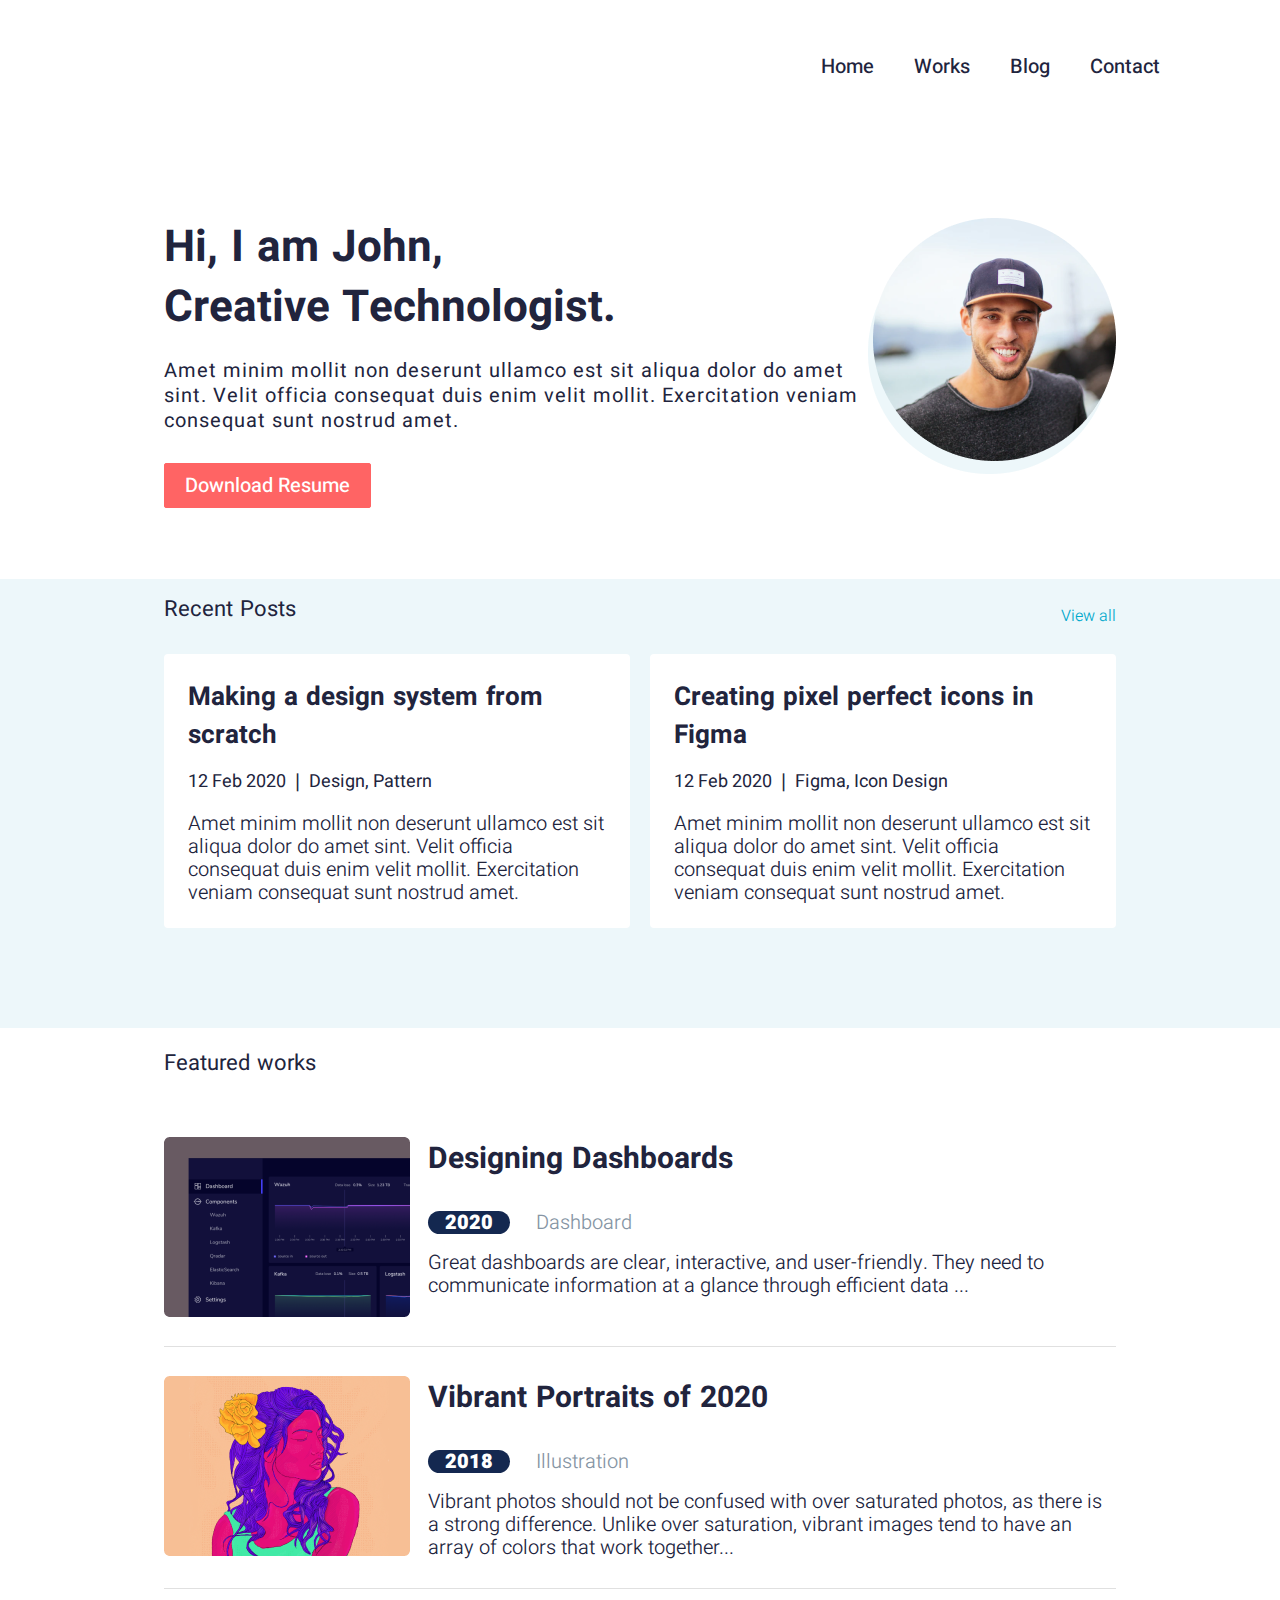
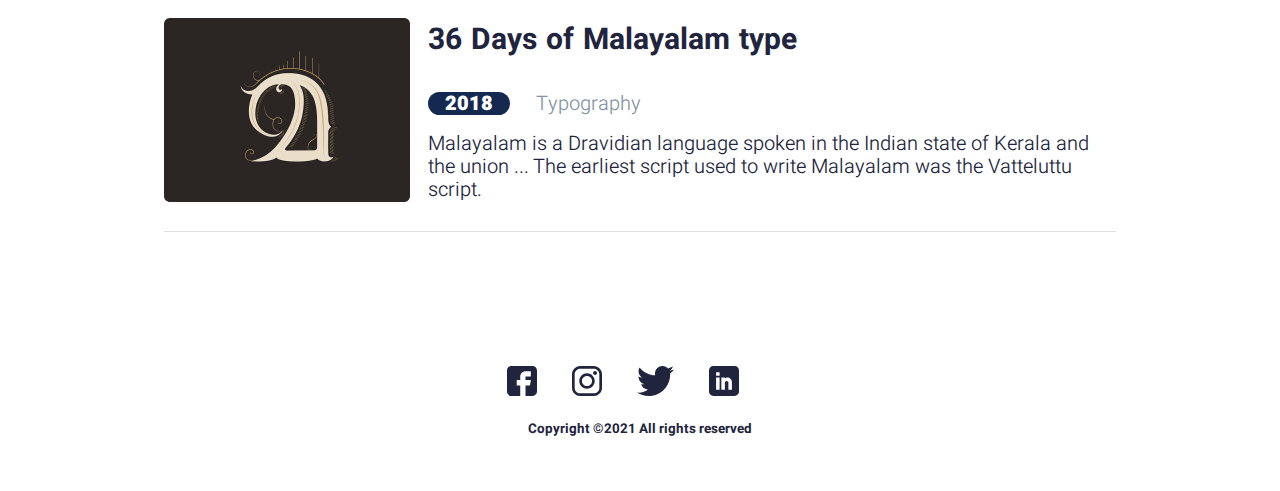
<file: index.html>
<html lang="en">

<head>
  <meta charset="UTF-8">
  <meta http-equiv="X-UA-Compatible" content="IE=edge">
  <meta name="viewport" content="width=device-width, initial-scale=1.0">
  <title>Home</title>
  <link rel="stylesheet" href="/vendors/css/normalize.css">
  <link rel="stylesheet" href="/vendors/css/grid.css">
  <link rel="stylesheet" href="/assets/css/style.css">
  <link rel="preconnect" href="https://fonts.googleapis.com">
  <link rel="preconnect" href="https://fonts.gstatic.com" crossorigin>
  <link href="https://fonts.googleapis.com/css2?family=Heebo:wght@300;400;500;600;700&display=swap" rel="stylesheet">
</head>

<body>
  <header>
    <nav class="nav">
      <ul class="main-nav">
        <li><a href="./index.html">Home</a></li>
        <li><a href="./work.html">Works</a></li>
        <li><a href="./blog.html">Blog</a></li>
        <li><a href="#">Contact</a></li>
      </ul>
      <svg id="icon-menu" width="20" viewBox="0 0 20 20">
        <path d="M0 3h20v2h-20v-2zM0 9h20v2h-20v-2zM0 15h20v2h-20v-2z"></path>
      </svg>
    </nav>
  </header>

  <section class="hero-section">
    <div class="hero-text">
      <h1 class="bio">
        Hi, I am John,
        <br> Creative Technologist.
      </h1>
      <p class="long-copy">Amet minim mollit non deserunt ullamco est sit aliqua dolor do amet sint. Velit officia
        consequat duis enim velit mollit. Exercitation veniam consequat sunt nostrud amet.</p>
      <a class="btn button-full" href="#">Download Resume</a>
    </div>
    <div class="hero-avatar">
      <div class="profile">
        <img src="/assets/images/profile.png" alt="">
      </div>
    </div>
  </section>

  <section class="recent-posts">
    <div class="mini-nav">
      <div>
        <h3 class="recent">Recent Posts</h3>
      </div>
      <div class="view">
        <a href="#">View all</a>
      </div>
    </div>

    <div class="posts">
      <div class="box short1">
        <h3>Making a design system from scratch</h3>
        <h4 class="font5">12 Feb 2020 &VerticalSeparator; Design, Pattern</h4>
        <p id="copy1" class="long-copy2">Amet minim mollit non deserunt ullamco est sit aliqua dolor do amet sint. Velit officia
          consequat duis enim
          velit mollit. Exercitation veniam consequat sunt nostrud amet.
        </p>
      </div>
      <div class="box short2">
        <h3>Creating pixel perfect icons in Figma</h3>
        <h4 class="font5">12 Feb 2020 &VerticalSeparator; Figma, Icon Design</h4>
        <p id="copy1" class="long-copy2">Amet minim mollit non deserunt ullamco est sit aliqua dolor do amet sint. Velit officia
          consequat duis enim
          velit mollit. Exercitation veniam consequat sunt nostrud amet.
        </p>
      </div>
    </div>
    </div>
  </section>

  <section class="featured-works">
    <div class="mini-nav">
      <div>
        <h3 class="recent">Featured works</h3>
      </div>
    </div>

    <div class="work">
      <div class="work-image">
        <img src="./assets/images/s3img1.png" alt="nothing deep">
      </div>
      <div>
        <a href="./work-details.html"><h2 class="work-title">Designing Dashboards</h2></a>
        <div class="work-properties">
          <p class="work-date">2020</h4>
          <p class="work-tag">Dashboard</p>
        </div>
        <div class="work-details">
          <p class="long-copy2">Great dashboards are clear, interactive, and user-friendly. They need to communicate
            information at a glance through efficient data ...

        </div>
      </div>
    </div>

    <div class="work">
      <div class="work-image">
        <img src="./assets/images/s3img2.png" alt="nothing deep">
      </div>
      <div>
        <h2 class="work-title">Vibrant Portraits of 2020</h2>
        <div class="work-properties">
          <p class="work-date">2018</h4>
          <p class="work-tag">Illustration</p>
        </div>
        <div class="work-details">
          <p class="long-copy2">Vibrant photos should not be confused with over saturated photos, as there is a strong
            difference. Unlike over saturation, vibrant images tend to have an array of colors that work together...
        </div>
      </div>
    </div>

    <div class="work">
      <div class="work-image">
        <img src="./assets/images/s3img3.png" alt="nothing deep">
      </div>
      <div>
        <h2 class="work-title">36 Days of Malayalam type</h2>
        <div class="work-properties">
          <p class="work-date">2018</h4>
          <p class="work-tag">Typography</p>
        </div>
        <div class="work-details">
          <p class="long-copy2">Malayalam is a Dravidian language spoken in the Indian state of Kerala and the union ...
            The earliest script used to write Malayalam was the Vatteluttu script.
        </div>
      </div>
    </div>
    </div>
  </section>

  <footer>
    <div class="social-media">
      <svg class="icon" width="30" height="30" viewBox="0 0 30 30" fill="none" xmlns="http://www.w3.org/2000/svg">
        <path
          d="M25.6055 0H4.39453C1.97159 0 0 1.97159 0 4.39453V25.6055C0 28.0284 1.97159 30 4.39453 30H13.2422V19.3945H9.72656V14.1211H13.2422V10.5469C13.2422 7.63893 15.6077 5.27344 18.5156 5.27344H23.8477V10.5469H18.5156V14.1211H23.8477L22.9688 19.3945H18.5156V30H25.6055C28.0284 30 30 28.0284 30 25.6055V4.39453C30 1.97159 28.0284 0 25.6055 0Z"
          fill="#21243D" />
      </svg>

      <svg class="icon" width="30" height="30" viewBox="0 0 30 30" fill="none" xmlns="http://www.w3.org/2000/svg">
        <path
          d="M21.7209 0H8.27874C3.71384 0 0 3.71402 0 8.27892V21.7211C0 26.2862 3.71384 30 8.27874 30H21.7209C26.2862 30 30 26.286 30 21.7211V8.27892C30.0002 3.71402 26.2862 0 21.7209 0ZM27.3384 21.7211C27.3384 24.8185 24.8185 27.3383 21.7211 27.3383H8.27874C5.18153 27.3384 2.66175 24.8185 2.66175 21.7211V8.27892C2.66175 5.18171 5.18153 2.66175 8.27874 2.66175H21.7209C24.8183 2.66175 27.3383 5.18171 27.3383 8.27892V21.7211H27.3384Z"
          fill="#21243D" />
        <path
          d="M15 7.27014C10.7375 7.27014 7.26978 10.7379 7.26978 15.0004C7.26978 19.2627 10.7375 22.7303 15 22.7303C19.2625 22.7303 22.7303 19.2627 22.7303 15.0004C22.7303 10.7379 19.2625 7.27014 15 7.27014ZM15 20.0683C12.2054 20.0683 9.93152 17.7949 9.93152 15.0002C9.93152 12.2054 12.2052 9.93171 15 9.93171C17.7948 9.93171 20.0685 12.2054 20.0685 15.0002C20.0685 17.7949 17.7947 20.0683 15 20.0683Z"
          fill="#21243D" />
        <path
          d="M23.0545 5.01318C22.5417 5.01318 22.0379 5.2208 21.6757 5.58457C21.3118 5.94657 21.1025 6.45053 21.1025 6.96513C21.1025 7.47814 21.3119 7.98192 21.6757 8.34569C22.0377 8.70769 22.5417 8.91708 23.0545 8.91708C23.5691 8.91708 24.0713 8.70769 24.435 8.34569C24.7988 7.98192 25.0064 7.47796 25.0064 6.96513C25.0064 6.45053 24.7988 5.94657 24.435 5.58457C24.073 5.2208 23.5691 5.01318 23.0545 5.01318Z"
          fill="#21243D" />
      </svg>

      <svg class="icon" width="37" height="30" viewBox="0 0 37 30" fill="none" xmlns="http://www.w3.org/2000/svg">
        <path
          d="M36.9231 3.55154C35.55 4.15385 34.0869 4.55308 32.5615 4.74692C34.1308 3.81 35.3285 2.33769 35.8915 0.563077C34.4285 1.43538 32.8131 2.05154 31.0915 2.39538C29.7023 0.916154 27.7223 0 25.5623 0C21.3715 0 17.9977 3.40154 17.9977 7.57154C17.9977 8.17154 18.0485 8.74846 18.1731 9.29769C11.88 8.99077 6.31154 5.97462 2.57077 1.38C1.91769 2.51308 1.53462 3.81 1.53462 5.20615C1.53462 7.82769 2.88462 10.1515 4.89692 11.4969C3.68077 11.4738 2.48769 11.1208 1.47692 10.5646C1.47692 10.5877 1.47692 10.6177 1.47692 10.6477C1.47692 14.3262 4.10077 17.3815 7.54154 18.0854C6.92538 18.2538 6.25385 18.3346 5.55692 18.3346C5.07231 18.3346 4.58308 18.3069 4.12385 18.2054C5.10462 21.2031 7.88769 23.4069 11.1969 23.4785C8.62154 25.4931 5.35154 26.7069 1.81154 26.7069C1.19077 26.7069 0.595385 26.6792 0 26.6031C3.35308 28.7654 7.32692 30 11.6123 30C25.5415 30 33.1569 18.4615 33.1569 8.46C33.1569 8.12538 33.1454 7.80231 33.1292 7.48154C34.6315 6.41538 35.8938 5.08385 36.9231 3.55154Z"
          fill="#21243D" />
      </svg>

      <svg class="icon" width="30" height="30" viewBox="0 0 30 30" fill="none" xmlns="http://www.w3.org/2000/svg">
        <path
          d="M25.6055 0H4.39453C1.97159 0 0 1.97159 0 4.39453V25.6055C0 28.0284 1.97159 30 4.39453 30H25.6055C28.0284 30 30 28.0284 30 25.6055V4.39453C30 1.97159 28.0284 0 25.6055 0ZM10.6055 23.7891H7.08984V11.4844H10.6055V23.7891ZM10.6055 9.72656H7.08984V6.21094H10.6055V9.72656ZM22.9102 23.7891H19.3945V16.7578C19.3945 15.7887 18.6058 15 17.6367 15C16.6676 15 15.8789 15.7887 15.8789 16.7578V23.7891H12.3633V11.4844H15.8789V12.147C16.7999 11.8607 17.3982 11.4844 18.5156 11.4844C20.8999 11.4869 22.9102 13.6258 22.9102 16.1536V23.7891Z"
          fill="#21243D" />
      </svg>
    </div>
    <div class="copy">
      <h6>Copyright ©2021 All rights reserved
      </h6>
    </div>
  </footer>
</body>

</html>
</file>
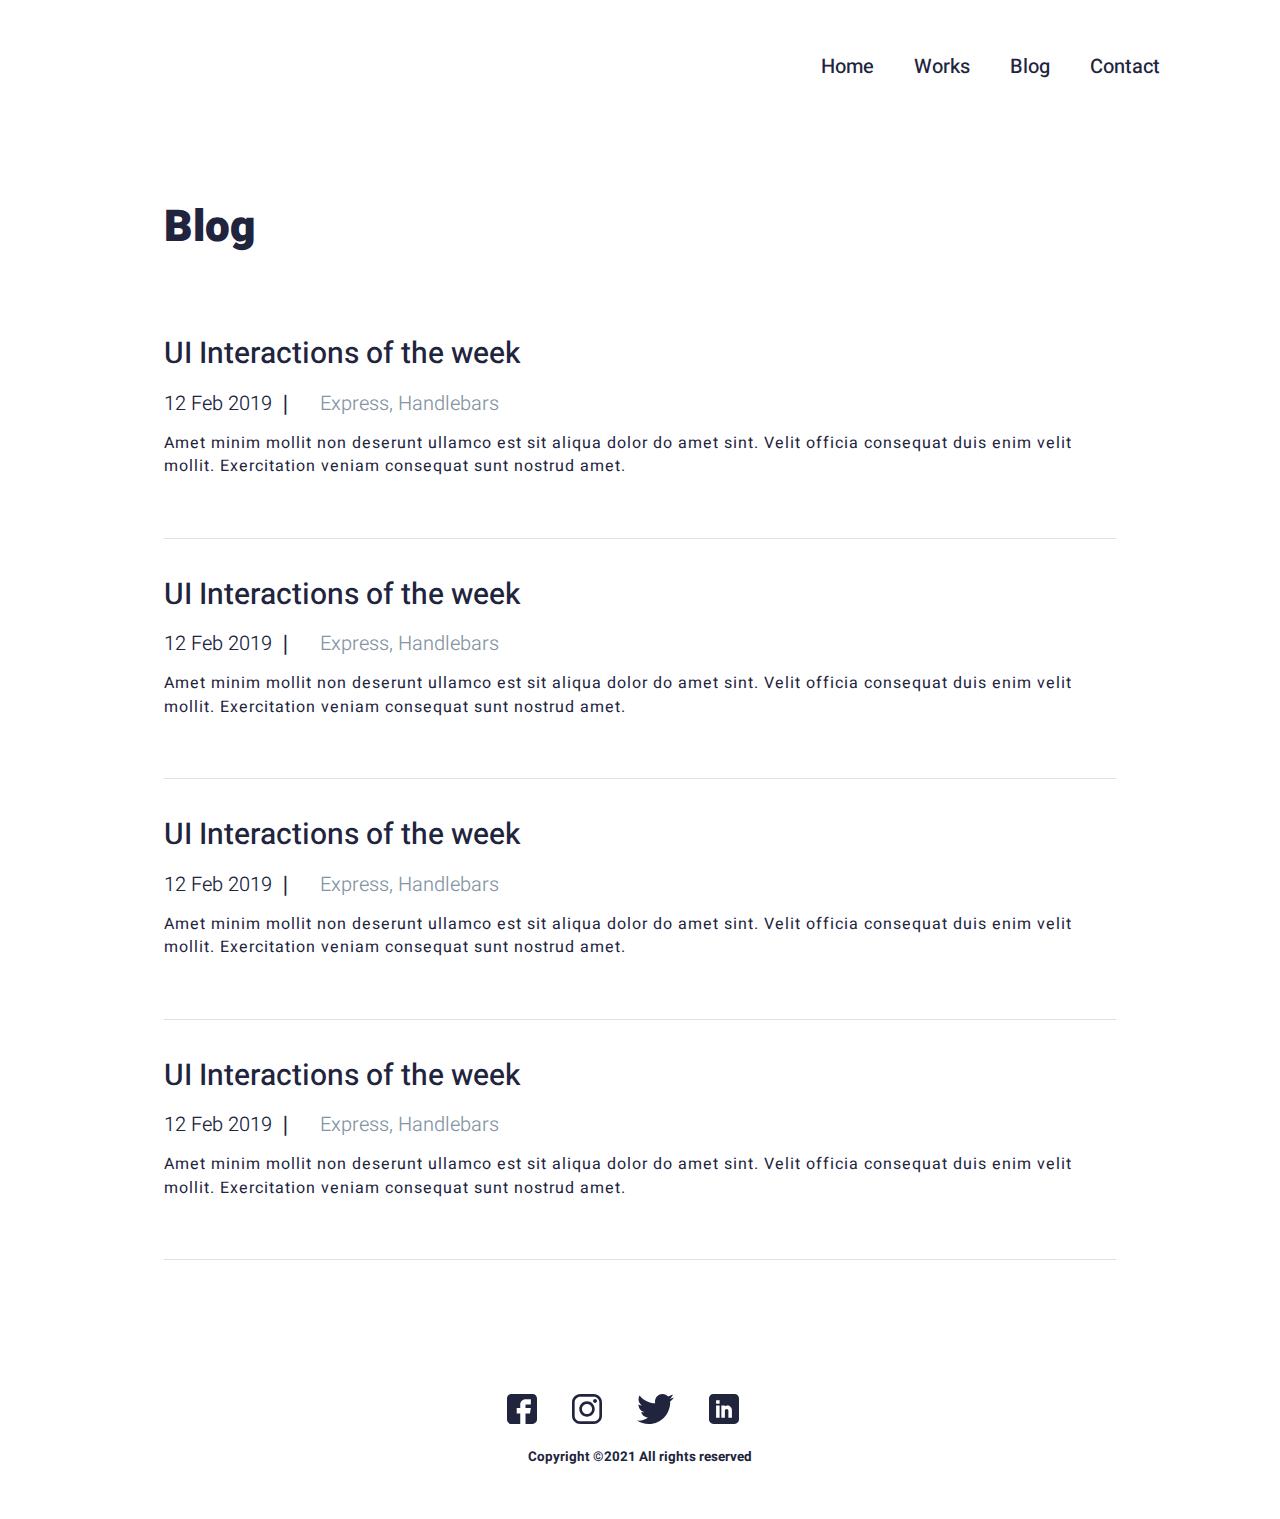
<file: blog.html>
<html lang="en">

<head>
    <meta charset="UTF-8">
    <meta http-equiv="X-UA-Compatible" content="IE=edge">
    <meta name="viewport" content="width=device-width, initial-scale=1.0">
    <title>Blog</title>
    <link rel="stylesheet" href="/vendors/css/normalize.css">
    <link rel="stylesheet" href="/vendors/css/grid.css">
    <link rel="stylesheet" href="/assets/css/workstyle.css">
    <link rel="preconnect" href="https://fonts.googleapis.com">
    <link rel="preconnect" href="https://fonts.gstatic.com" crossorigin>
    <link href="https://fonts.googleapis.com/css2?family=Heebo:wght@300;400;500;600;700&display=swap" rel="stylesheet">
</head>

<body>
    <header>
        <nav class="nav">
            <ul class="main-nav">
                <li><a href="./index.html">Home</a></li>
                <li><a href="./work.html">Works</a></li>
                <li><a href="./blog.html">Blog</a></li>
                <li><a href="#">Contact</a></li>
            </ul>
            <svg id="icon-menu" width="20" viewBox="0 0 20 20">
                <path d="M0 3h20v2h-20v-2zM0 9h20v2h-20v-2zM0 15h20v2h-20v-2z"></path>
            </svg>
        </nav>
    </header>

    <section class="blog-page">
        <div>
            <h3 class="sub-head">Blog</h3>
        </div>

        <div class="blog">
            <div>
                <h2 class="blog-title">UI Interactions of the week</h2>
                <div class="blog-properties">
                    <p class="blog-date">12 Feb 2019 &VerticalSeparator;</p>
                    <p class="blog-tag">Express, Handlebars</p>
                </div>
                <div class="blog-details">
                    <p class="long-copy2">Amet minim mollit non deserunt ullamco est sit aliqua dolor do amet sint.
                        Velit officia consequat duis enim velit mollit. Exercitation veniam consequat sunt nostrud amet.

                </div>
            </div>
        </div>

        <div class="blog">
            <div>
                <h2 class="blog-title">UI Interactions of the week</h2>
                <div class="blog-properties">
                    <p class="blog-date">12 Feb 2019 &VerticalSeparator;</p>
                    <p class="blog-tag">Express, Handlebars</p>
                </div>
                <div class="blog-details">
                    <p class="long-copy2">Amet minim mollit non deserunt ullamco est sit aliqua dolor do amet sint.
                        Velit officia consequat duis enim velit mollit. Exercitation veniam consequat sunt nostrud amet.

                </div>
            </div>

  
        </div>

        <div class="blog">
            <div>
                <h2 class="blog-title">UI Interactions of the week</h2>
                <div class="blog-properties">
                    <p class="blog-date">12 Feb 2019 &VerticalSeparator;</p>
                    <p class="blog-tag">Express, Handlebars</p>
                </div>
                <div class="blog-details">
                    <p class="long-copy2">Amet minim mollit non deserunt ullamco est sit aliqua dolor do amet sint.
                        Velit officia consequat duis enim velit mollit. Exercitation veniam consequat sunt nostrud amet.

                </div>
            </div>

  
        </div>

        <div class="blog">
            <div>
                <h2 class="blog-title">UI Interactions of the week</h2>
                <div class="blog-properties">
                    <p class="blog-date">12 Feb 2019 &VerticalSeparator;</p>
                    <p class="blog-tag">Express, Handlebars</p>
                </div>
                <div class="blog-details">
                    <p class="long-copy2">Amet minim mollit non deserunt ullamco est sit aliqua dolor do amet sint.
                        Velit officia consequat duis enim velit mollit. Exercitation veniam consequat sunt nostrud amet.

                </div>
            </div>

  
        </div>


    </section>


    <footer>
        <div class="social-media">
            <svg class="icon" width="30" height="30" viewBox="0 0 30 30" fill="none" xmlns="http://www.w3.org/2000/svg">
                <path
                    d="M25.6055 0H4.39453C1.97159 0 0 1.97159 0 4.39453V25.6055C0 28.0284 1.97159 30 4.39453 30H13.2422V19.3945H9.72656V14.1211H13.2422V10.5469C13.2422 7.63893 15.6077 5.27344 18.5156 5.27344H23.8477V10.5469H18.5156V14.1211H23.8477L22.9688 19.3945H18.5156V30H25.6055C28.0284 30 30 28.0284 30 25.6055V4.39453C30 1.97159 28.0284 0 25.6055 0Z"
                    fill="#21243D" />
            </svg>

            <svg class="icon" width="30" height="30" viewBox="0 0 30 30" fill="none" xmlns="http://www.w3.org/2000/svg">
                <path
                    d="M21.7209 0H8.27874C3.71384 0 0 3.71402 0 8.27892V21.7211C0 26.2862 3.71384 30 8.27874 30H21.7209C26.2862 30 30 26.286 30 21.7211V8.27892C30.0002 3.71402 26.2862 0 21.7209 0ZM27.3384 21.7211C27.3384 24.8185 24.8185 27.3383 21.7211 27.3383H8.27874C5.18153 27.3384 2.66175 24.8185 2.66175 21.7211V8.27892C2.66175 5.18171 5.18153 2.66175 8.27874 2.66175H21.7209C24.8183 2.66175 27.3383 5.18171 27.3383 8.27892V21.7211H27.3384Z"
                    fill="#21243D" />
                <path
                    d="M15 7.27014C10.7375 7.27014 7.26978 10.7379 7.26978 15.0004C7.26978 19.2627 10.7375 22.7303 15 22.7303C19.2625 22.7303 22.7303 19.2627 22.7303 15.0004C22.7303 10.7379 19.2625 7.27014 15 7.27014ZM15 20.0683C12.2054 20.0683 9.93152 17.7949 9.93152 15.0002C9.93152 12.2054 12.2052 9.93171 15 9.93171C17.7948 9.93171 20.0685 12.2054 20.0685 15.0002C20.0685 17.7949 17.7947 20.0683 15 20.0683Z"
                    fill="#21243D" />
                <path
                    d="M23.0545 5.01318C22.5417 5.01318 22.0379 5.2208 21.6757 5.58457C21.3118 5.94657 21.1025 6.45053 21.1025 6.96513C21.1025 7.47814 21.3119 7.98192 21.6757 8.34569C22.0377 8.70769 22.5417 8.91708 23.0545 8.91708C23.5691 8.91708 24.0713 8.70769 24.435 8.34569C24.7988 7.98192 25.0064 7.47796 25.0064 6.96513C25.0064 6.45053 24.7988 5.94657 24.435 5.58457C24.073 5.2208 23.5691 5.01318 23.0545 5.01318Z"
                    fill="#21243D" />
            </svg>

            <svg class="icon" width="37" height="30" viewBox="0 0 37 30" fill="none" xmlns="http://www.w3.org/2000/svg">
                <path
                    d="M36.9231 3.55154C35.55 4.15385 34.0869 4.55308 32.5615 4.74692C34.1308 3.81 35.3285 2.33769 35.8915 0.563077C34.4285 1.43538 32.8131 2.05154 31.0915 2.39538C29.7023 0.916154 27.7223 0 25.5623 0C21.3715 0 17.9977 3.40154 17.9977 7.57154C17.9977 8.17154 18.0485 8.74846 18.1731 9.29769C11.88 8.99077 6.31154 5.97462 2.57077 1.38C1.91769 2.51308 1.53462 3.81 1.53462 5.20615C1.53462 7.82769 2.88462 10.1515 4.89692 11.4969C3.68077 11.4738 2.48769 11.1208 1.47692 10.5646C1.47692 10.5877 1.47692 10.6177 1.47692 10.6477C1.47692 14.3262 4.10077 17.3815 7.54154 18.0854C6.92538 18.2538 6.25385 18.3346 5.55692 18.3346C5.07231 18.3346 4.58308 18.3069 4.12385 18.2054C5.10462 21.2031 7.88769 23.4069 11.1969 23.4785C8.62154 25.4931 5.35154 26.7069 1.81154 26.7069C1.19077 26.7069 0.595385 26.6792 0 26.6031C3.35308 28.7654 7.32692 30 11.6123 30C25.5415 30 33.1569 18.4615 33.1569 8.46C33.1569 8.12538 33.1454 7.80231 33.1292 7.48154C34.6315 6.41538 35.8938 5.08385 36.9231 3.55154Z"
                    fill="#21243D" />
            </svg>

            <svg class="icon" width="30" height="30" viewBox="0 0 30 30" fill="none" xmlns="http://www.w3.org/2000/svg">
                <path
                    d="M25.6055 0H4.39453C1.97159 0 0 1.97159 0 4.39453V25.6055C0 28.0284 1.97159 30 4.39453 30H25.6055C28.0284 30 30 28.0284 30 25.6055V4.39453C30 1.97159 28.0284 0 25.6055 0ZM10.6055 23.7891H7.08984V11.4844H10.6055V23.7891ZM10.6055 9.72656H7.08984V6.21094H10.6055V9.72656ZM22.9102 23.7891H19.3945V16.7578C19.3945 15.7887 18.6058 15 17.6367 15C16.6676 15 15.8789 15.7887 15.8789 16.7578V23.7891H12.3633V11.4844H15.8789V12.147C16.7999 11.8607 17.3982 11.4844 18.5156 11.4844C20.8999 11.4869 22.9102 13.6258 22.9102 16.1536V23.7891Z"
                    fill="#21243D" />
            </svg>
        </div>
        <div class="copy">
            <h6>Copyright ©2021 All rights reserved
            </h6>
        </div>
    </footer>
</body>

</html>
</file>
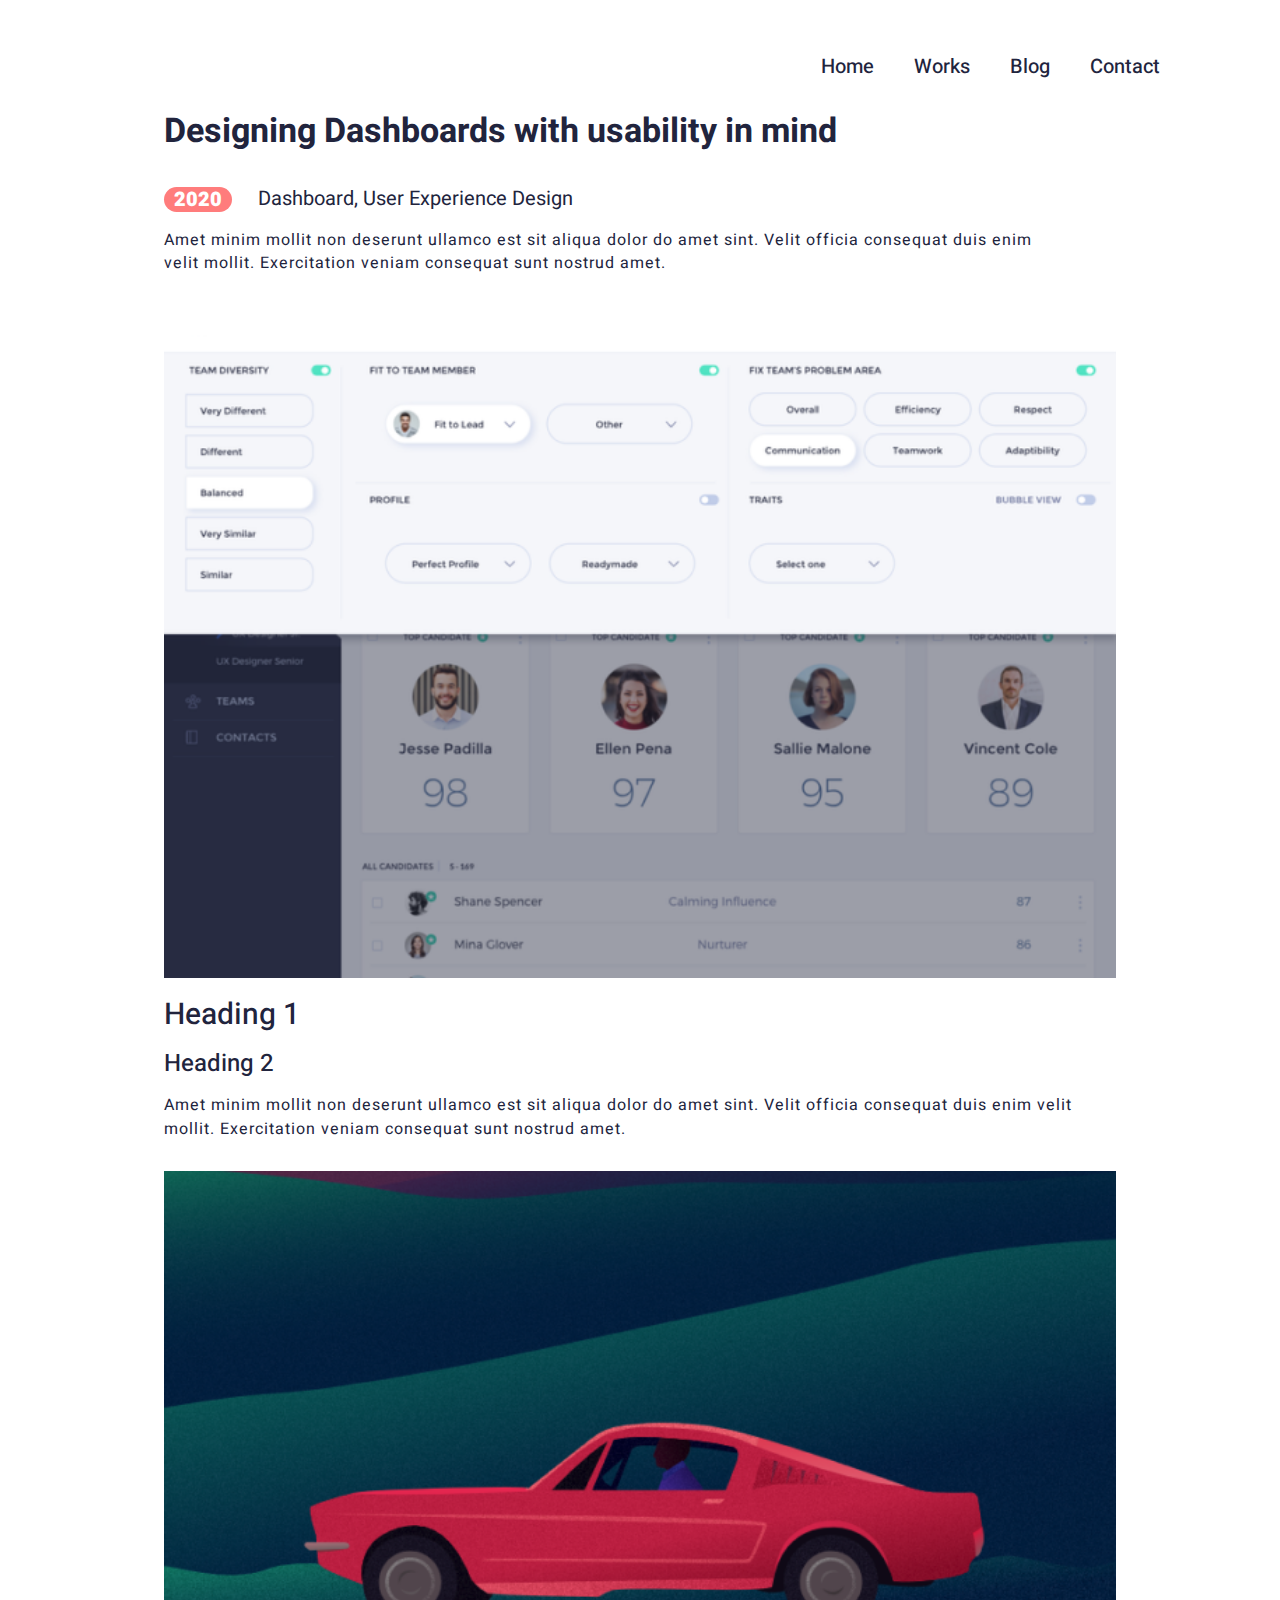
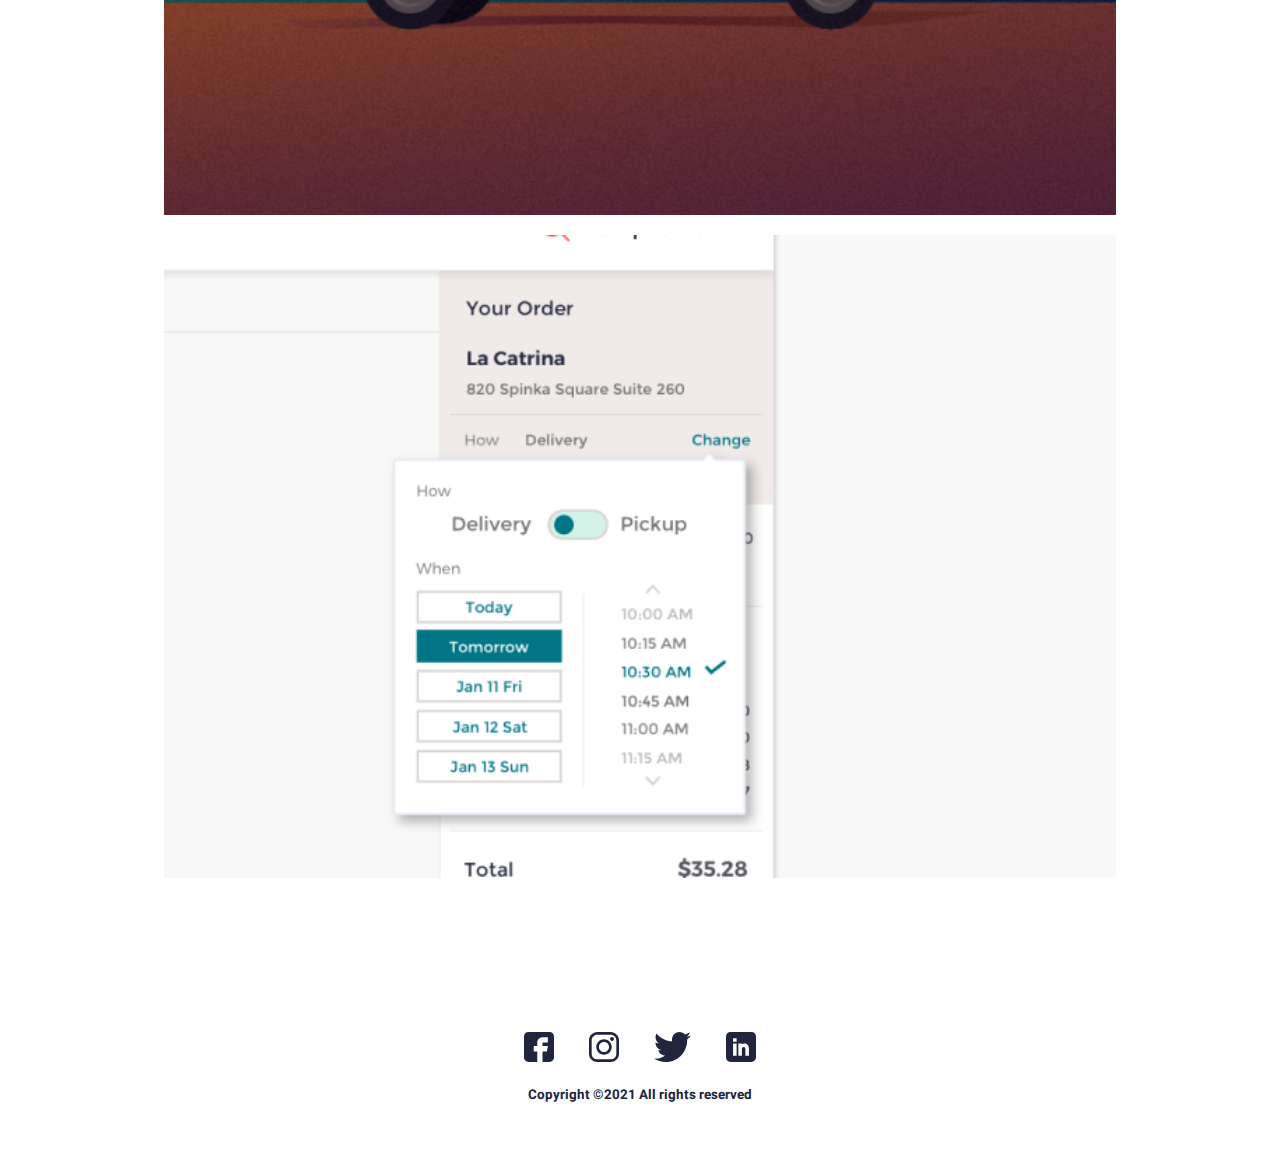
<file: work-details.html>
<html lang="en">

<head>
    <meta charset="UTF-8">
    <meta http-equiv="X-UA-Compatible" content="IE=edge">
    <meta name="viewport" content="width=device-width, initial-scale=1.0">
    <title>Work Details</title>
    <link rel="stylesheet" href="/vendors/css/normalize.css">
    <link rel="stylesheet" href="/vendors/css/grid.css">
    <link rel="stylesheet" href="/assets/css/workstyle.css">
    <link rel="preconnect" href="https://fonts.googleapis.com">
    <link rel="preconnect" href="https://fonts.gstatic.com" crossorigin>
    <link href="https://fonts.googleapis.com/css2?family=Heebo:wght@300;400;500;600;700&display=swap" rel="stylesheet">
</head>

<body>
    <header>
        <nav class="nav">
            <ul class="main-nav">
                <li><a href="./index.html">Home</a></li>
                <li><a href="./work.html">Works</a></li>
                <li><a href="./blog.html">Blog</a></li>
                <li><a href="#">Contact</a></li>
            </ul>
            <svg id="icon-menu" width="30" viewBox="0 0 20 20">
                <path d="M0 3h20v2h-20v-2zM0 9h20v2h-20v-2zM0 15h20v2h-20v-2z"></path>
            </svg>
        </nav>
    </header>

    <section class="work_details-page">

        <div class="work">
            <div>
                <h2 class="work_details-title">Designing Dashboards with usability in mind</h2>
                <div class="work_details-properties">
                    <div class="work_details-date">
                        <p>2020</p>
                    </div>
                    <p class="work_details-tag">Dashboard, User Experience Design</p>
                </div>
                <div class="work-details">
                    <p class="long-copy2">Amet minim mollit non deserunt ullamco est sit aliqua dolor do amet sint.
                        Velit officia consequat duis enim velit mollit. Exercitation veniam consequat sunt nostrud amet.

                </div>
            </div>
        </div>

        <div class="work_details-img">
            <img src="./assets/images/Rectangle 4.png" alt="">
        </div>

        <div class="more-details">
            <h4 class="font3">Heading 1</h4>
            <h5 class="font4">Heading 2</h5>
            <p class="long-copy2">Amet minim mollit non deserunt ullamco est sit aliqua dolor do amet sint. Velit officia
                consequat duis enim velit mollit. Exercitation veniam consequat sunt nostrud amet.</p>
            <img class="work_details-img" src="./assets/images/car.png" alt="a man in a car">
            <img class="work_details-img" src="./assets/images/orderlists.png" alt="">
        </div>
    </section>






    <footer>
        <div class="social-media">
            <svg class="icon" width="30" height="30" viewBox="0 0 30 30" fill="none" xmlns="http://www.w3.org/2000/svg">
                <path
                    d="M25.6055 0H4.39453C1.97159 0 0 1.97159 0 4.39453V25.6055C0 28.0284 1.97159 30 4.39453 30H13.2422V19.3945H9.72656V14.1211H13.2422V10.5469C13.2422 7.63893 15.6077 5.27344 18.5156 5.27344H23.8477V10.5469H18.5156V14.1211H23.8477L22.9688 19.3945H18.5156V30H25.6055C28.0284 30 30 28.0284 30 25.6055V4.39453C30 1.97159 28.0284 0 25.6055 0Z"
                    fill="#21243D" />
            </svg>

            <svg class="icon" width="30" height="30" viewBox="0 0 30 30" fill="none" xmlns="http://www.w3.org/2000/svg">
                <path
                    d="M21.7209 0H8.27874C3.71384 0 0 3.71402 0 8.27892V21.7211C0 26.2862 3.71384 30 8.27874 30H21.7209C26.2862 30 30 26.286 30 21.7211V8.27892C30.0002 3.71402 26.2862 0 21.7209 0ZM27.3384 21.7211C27.3384 24.8185 24.8185 27.3383 21.7211 27.3383H8.27874C5.18153 27.3384 2.66175 24.8185 2.66175 21.7211V8.27892C2.66175 5.18171 5.18153 2.66175 8.27874 2.66175H21.7209C24.8183 2.66175 27.3383 5.18171 27.3383 8.27892V21.7211H27.3384Z"
                    fill="#21243D" />
                <path
                    d="M15 7.27014C10.7375 7.27014 7.26978 10.7379 7.26978 15.0004C7.26978 19.2627 10.7375 22.7303 15 22.7303C19.2625 22.7303 22.7303 19.2627 22.7303 15.0004C22.7303 10.7379 19.2625 7.27014 15 7.27014ZM15 20.0683C12.2054 20.0683 9.93152 17.7949 9.93152 15.0002C9.93152 12.2054 12.2052 9.93171 15 9.93171C17.7948 9.93171 20.0685 12.2054 20.0685 15.0002C20.0685 17.7949 17.7947 20.0683 15 20.0683Z"
                    fill="#21243D" />
                <path
                    d="M23.0545 5.01318C22.5417 5.01318 22.0379 5.2208 21.6757 5.58457C21.3118 5.94657 21.1025 6.45053 21.1025 6.96513C21.1025 7.47814 21.3119 7.98192 21.6757 8.34569C22.0377 8.70769 22.5417 8.91708 23.0545 8.91708C23.5691 8.91708 24.0713 8.70769 24.435 8.34569C24.7988 7.98192 25.0064 7.47796 25.0064 6.96513C25.0064 6.45053 24.7988 5.94657 24.435 5.58457C24.073 5.2208 23.5691 5.01318 23.0545 5.01318Z"
                    fill="#21243D" />
            </svg>

            <svg class="icon" width="37" height="30" viewBox="0 0 37 30" fill="none" xmlns="http://www.w3.org/2000/svg">
                <path
                    d="M36.9231 3.55154C35.55 4.15385 34.0869 4.55308 32.5615 4.74692C34.1308 3.81 35.3285 2.33769 35.8915 0.563077C34.4285 1.43538 32.8131 2.05154 31.0915 2.39538C29.7023 0.916154 27.7223 0 25.5623 0C21.3715 0 17.9977 3.40154 17.9977 7.57154C17.9977 8.17154 18.0485 8.74846 18.1731 9.29769C11.88 8.99077 6.31154 5.97462 2.57077 1.38C1.91769 2.51308 1.53462 3.81 1.53462 5.20615C1.53462 7.82769 2.88462 10.1515 4.89692 11.4969C3.68077 11.4738 2.48769 11.1208 1.47692 10.5646C1.47692 10.5877 1.47692 10.6177 1.47692 10.6477C1.47692 14.3262 4.10077 17.3815 7.54154 18.0854C6.92538 18.2538 6.25385 18.3346 5.55692 18.3346C5.07231 18.3346 4.58308 18.3069 4.12385 18.2054C5.10462 21.2031 7.88769 23.4069 11.1969 23.4785C8.62154 25.4931 5.35154 26.7069 1.81154 26.7069C1.19077 26.7069 0.595385 26.6792 0 26.6031C3.35308 28.7654 7.32692 30 11.6123 30C25.5415 30 33.1569 18.4615 33.1569 8.46C33.1569 8.12538 33.1454 7.80231 33.1292 7.48154C34.6315 6.41538 35.8938 5.08385 36.9231 3.55154Z"
                    fill="#21243D" />
            </svg>

            <svg width="30" height="30" viewBox="0 0 30 30" fill="none" xmlns="http://www.w3.org/2000/svg">
                <path
                    d="M25.6055 0H4.39453C1.97159 0 0 1.97159 0 4.39453V25.6055C0 28.0284 1.97159 30 4.39453 30H25.6055C28.0284 30 30 28.0284 30 25.6055V4.39453C30 1.97159 28.0284 0 25.6055 0ZM10.6055 23.7891H7.08984V11.4844H10.6055V23.7891ZM10.6055 9.72656H7.08984V6.21094H10.6055V9.72656ZM22.9102 23.7891H19.3945V16.7578C19.3945 15.7887 18.6058 15 17.6367 15C16.6676 15 15.8789 15.7887 15.8789 16.7578V23.7891H12.3633V11.4844H15.8789V12.147C16.7999 11.8607 17.3982 11.4844 18.5156 11.4844C20.8999 11.4869 22.9102 13.6258 22.9102 16.1536V23.7891Z"
                    fill="#21243D" />
            </svg>
        </div>
        <div class="copy">
            <h6>Copyright ©2021 All rights reserved
            </h6>
        </div>
    </footer>

</body>

</html>
</file>
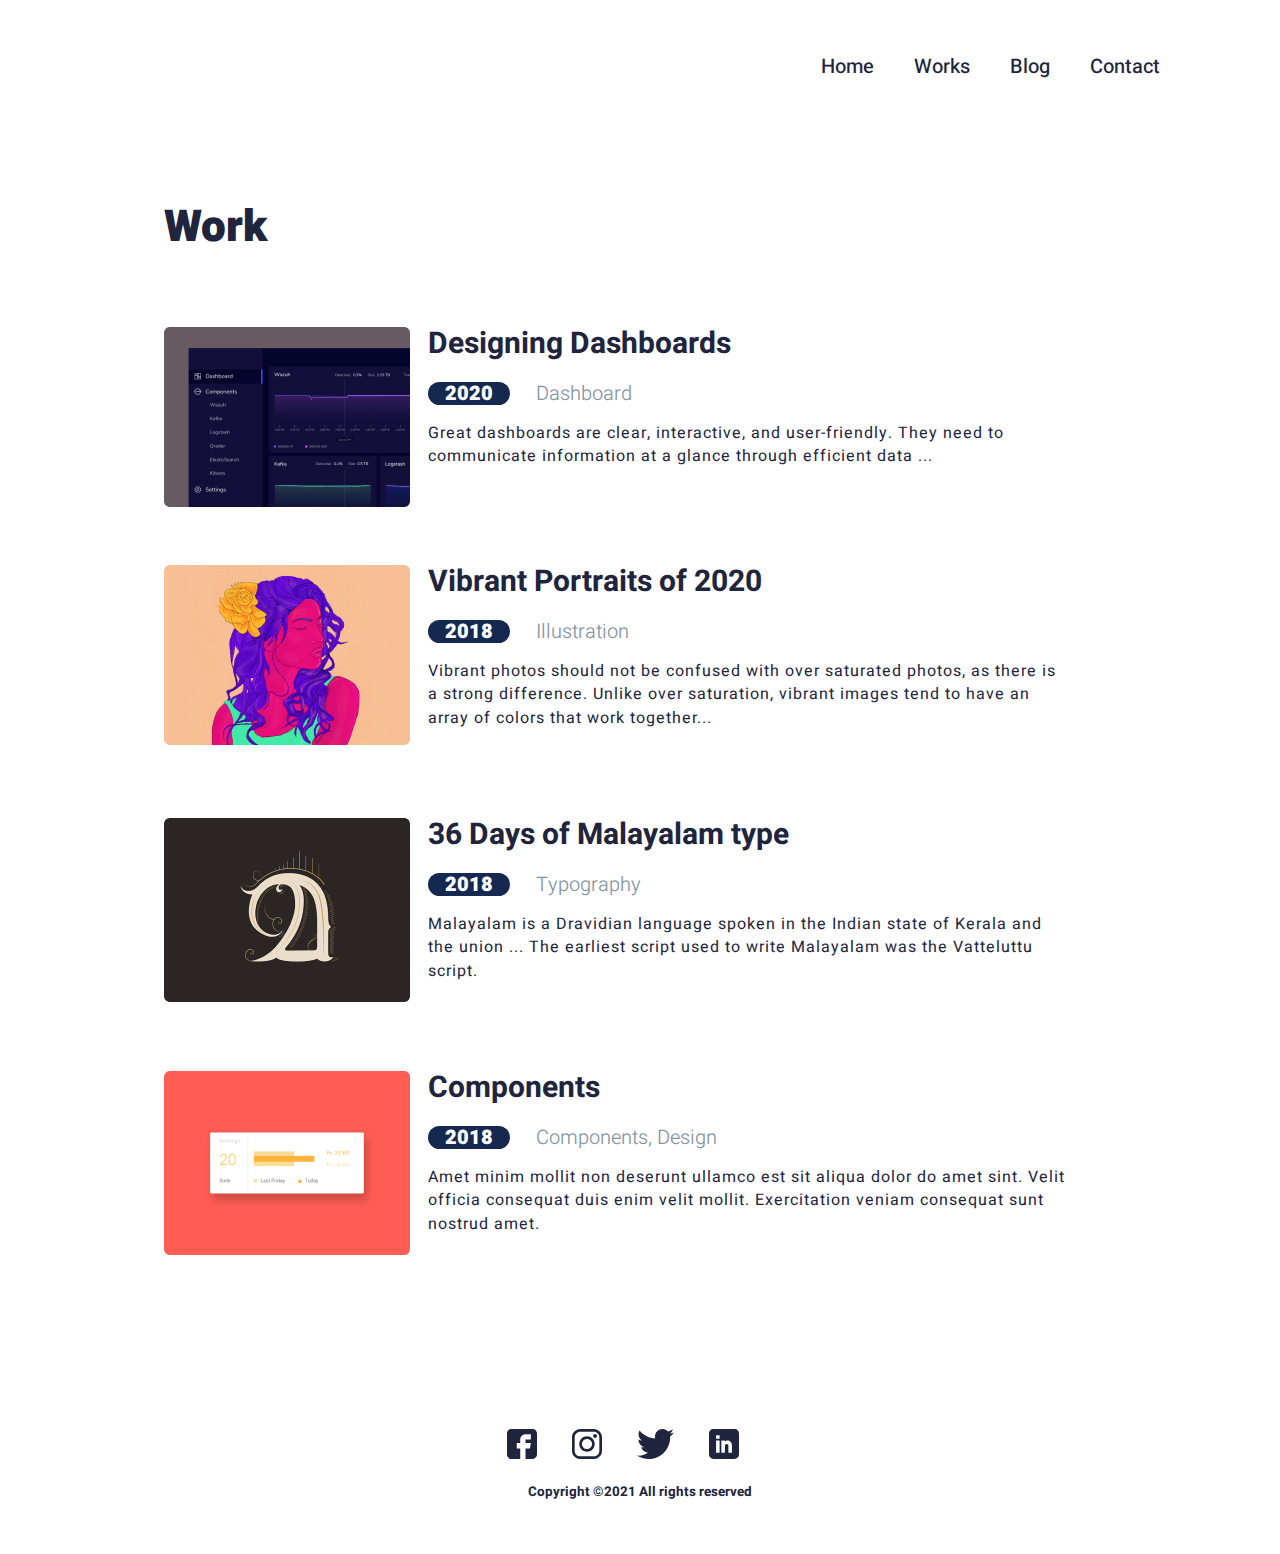
<file: work.html>
<html lang="en">

<head>
    <meta charset="UTF-8">
    <meta http-equiv="X-UA-Compatible" content="IE=edge">
    <meta name="viewport" content="width=device-width, initial-scale=1.0">
    <title>Work</title>
    <link rel="stylesheet" href="/vendors/css/normalize.css">
    <link rel="stylesheet" href="/vendors/css/grid.css">
    <link rel="stylesheet" href="/assets/css/workstyle.css">
    <link rel="preconnect" href="https://fonts.googleapis.com">
    <link rel="preconnect" href="https://fonts.gstatic.com" crossorigin>
    <link href="https://fonts.googleapis.com/css2?family=Heebo:wght@300;400;500;600;700&display=swap" rel="stylesheet">
</head>

<body>
    <header>
        <nav class="nav">
            <ul class="main-nav">
                <li><a href="./index.html">Home</a></li>
                <li><a href="./work.html">Works</a></li>
                <li><a href="./blog.html">Blog</a></li>
                <li><a href="#">Contact</a></li>
            </ul>
            <svg id="icon-menu" width="20" viewBox="0 0 20 20">
                <path d="M0 3h20v2h-20v-2zM0 9h20v2h-20v-2zM0 15h20v2h-20v-2z"></path>
            </svg>
        </nav>
    </header>

    <section class="featured-works">
        <div class="mini-nav">
            <div>
                <h3 class="sub-head">Work</h3>
            </div>
        </div>

        <div class="work">
            <div class="work-image">
                <img src="./assets/images/s3img1.png" alt="nothing deep">
            </div>
            <div>
                <a href="./work-details.html">
                    <h2 class="work-title">Designing Dashboards</h2>
                </a>
                <div class="work-properties">
                    <p class="work-date">2020</h4>
                    <p class="work-tag">Dashboard</p>
                </div>
                <div class="work-details">
                    <p class="long-copy2">Great dashboards are clear, interactive, and user-friendly. They need to
                        communicate
                        information at a glance through efficient data ...

                </div>
            </div>
        </div>

        <div class="work">
            <div class="work-image">
                <img src="./assets/images/s3img2.png" alt="nothing deep">
            </div>
            <div>
                <h2 class="work-title">Vibrant Portraits of 2020</h2>
                <div class="work-properties">
                    <p class="work-date">2018</h4>
                    <p class="work-tag">Illustration</p>
                </div>
                <div class="work-details">
                    <p class="long-copy2">Vibrant photos should not be confused with over saturated photos, as there is
                        a strong
                        difference. Unlike over saturation, vibrant images tend to have an array of colors that work
                        together...
                </div>
            </div>
        </div>

        <div class="work">
            <div class="work-image">
                <img src="./assets/images/s3img3.png" alt="nothing deep">
            </div>
            <div>
                <h2 class="work-title">36 Days of Malayalam type</h2>
                <div class="work-properties">
                    <p class="work-date">2018</h4>
                    <p class="work-tag">Typography</p>
                </div>
                <div class="work-details">
                    <p class="long-copy2">Malayalam is a Dravidian language spoken in the Indian state of Kerala and the
                        union ...
                        The earliest script used to write Malayalam was the Vatteluttu script.
                </div>
            </div>
        </div>

        <div class="work">
            <div class="work-image">
                <img src="./assets/images/img4.png" alt="nothing deep">
            </div>
            <div>
                <h2 class="work-title">Components</h2>
                <div class="work-properties">
                    <p class="work-date">2018</h4>
                    <p class="work-tag">Components, Design</p>
                </div>
                <div class="work-details">
                    <p class="long-copy2">Amet minim mollit non deserunt ullamco est sit aliqua dolor do amet sint.
                        Velit officia consequat duis enim velit mollit. Exercitation veniam consequat sunt nostrud amet.
                </div>
            </div>
        </div>

        </div>
    </section>





    <footer>
        <div class="social-media">
            <svg class="icon" width="30" height="30" viewBox="0 0 30 30" fill="none" xmlns="http://www.w3.org/2000/svg">
                <path
                    d="M25.6055 0H4.39453C1.97159 0 0 1.97159 0 4.39453V25.6055C0 28.0284 1.97159 30 4.39453 30H13.2422V19.3945H9.72656V14.1211H13.2422V10.5469C13.2422 7.63893 15.6077 5.27344 18.5156 5.27344H23.8477V10.5469H18.5156V14.1211H23.8477L22.9688 19.3945H18.5156V30H25.6055C28.0284 30 30 28.0284 30 25.6055V4.39453C30 1.97159 28.0284 0 25.6055 0Z"
                    fill="#21243D" />
            </svg>

            <svg class="icon" width="30" height="30" viewBox="0 0 30 30" fill="none" xmlns="http://www.w3.org/2000/svg">
                <path
                    d="M21.7209 0H8.27874C3.71384 0 0 3.71402 0 8.27892V21.7211C0 26.2862 3.71384 30 8.27874 30H21.7209C26.2862 30 30 26.286 30 21.7211V8.27892C30.0002 3.71402 26.2862 0 21.7209 0ZM27.3384 21.7211C27.3384 24.8185 24.8185 27.3383 21.7211 27.3383H8.27874C5.18153 27.3384 2.66175 24.8185 2.66175 21.7211V8.27892C2.66175 5.18171 5.18153 2.66175 8.27874 2.66175H21.7209C24.8183 2.66175 27.3383 5.18171 27.3383 8.27892V21.7211H27.3384Z"
                    fill="#21243D" />
                <path
                    d="M15 7.27014C10.7375 7.27014 7.26978 10.7379 7.26978 15.0004C7.26978 19.2627 10.7375 22.7303 15 22.7303C19.2625 22.7303 22.7303 19.2627 22.7303 15.0004C22.7303 10.7379 19.2625 7.27014 15 7.27014ZM15 20.0683C12.2054 20.0683 9.93152 17.7949 9.93152 15.0002C9.93152 12.2054 12.2052 9.93171 15 9.93171C17.7948 9.93171 20.0685 12.2054 20.0685 15.0002C20.0685 17.7949 17.7947 20.0683 15 20.0683Z"
                    fill="#21243D" />
                <path
                    d="M23.0545 5.01318C22.5417 5.01318 22.0379 5.2208 21.6757 5.58457C21.3118 5.94657 21.1025 6.45053 21.1025 6.96513C21.1025 7.47814 21.3119 7.98192 21.6757 8.34569C22.0377 8.70769 22.5417 8.91708 23.0545 8.91708C23.5691 8.91708 24.0713 8.70769 24.435 8.34569C24.7988 7.98192 25.0064 7.47796 25.0064 6.96513C25.0064 6.45053 24.7988 5.94657 24.435 5.58457C24.073 5.2208 23.5691 5.01318 23.0545 5.01318Z"
                    fill="#21243D" />
            </svg>

            <svg class="icon" width="37" height="30" viewBox="0 0 37 30" fill="none" xmlns="http://www.w3.org/2000/svg">
                <path
                    d="M36.9231 3.55154C35.55 4.15385 34.0869 4.55308 32.5615 4.74692C34.1308 3.81 35.3285 2.33769 35.8915 0.563077C34.4285 1.43538 32.8131 2.05154 31.0915 2.39538C29.7023 0.916154 27.7223 0 25.5623 0C21.3715 0 17.9977 3.40154 17.9977 7.57154C17.9977 8.17154 18.0485 8.74846 18.1731 9.29769C11.88 8.99077 6.31154 5.97462 2.57077 1.38C1.91769 2.51308 1.53462 3.81 1.53462 5.20615C1.53462 7.82769 2.88462 10.1515 4.89692 11.4969C3.68077 11.4738 2.48769 11.1208 1.47692 10.5646C1.47692 10.5877 1.47692 10.6177 1.47692 10.6477C1.47692 14.3262 4.10077 17.3815 7.54154 18.0854C6.92538 18.2538 6.25385 18.3346 5.55692 18.3346C5.07231 18.3346 4.58308 18.3069 4.12385 18.2054C5.10462 21.2031 7.88769 23.4069 11.1969 23.4785C8.62154 25.4931 5.35154 26.7069 1.81154 26.7069C1.19077 26.7069 0.595385 26.6792 0 26.6031C3.35308 28.7654 7.32692 30 11.6123 30C25.5415 30 33.1569 18.4615 33.1569 8.46C33.1569 8.12538 33.1454 7.80231 33.1292 7.48154C34.6315 6.41538 35.8938 5.08385 36.9231 3.55154Z"
                    fill="#21243D" />
            </svg>

            <svg class="icon" width="30" height="30" viewBox="0 0 30 30" fill="none" xmlns="http://www.w3.org/2000/svg">
                <path
                    d="M25.6055 0H4.39453C1.97159 0 0 1.97159 0 4.39453V25.6055C0 28.0284 1.97159 30 4.39453 30H25.6055C28.0284 30 30 28.0284 30 25.6055V4.39453C30 1.97159 28.0284 0 25.6055 0ZM10.6055 23.7891H7.08984V11.4844H10.6055V23.7891ZM10.6055 9.72656H7.08984V6.21094H10.6055V9.72656ZM22.9102 23.7891H19.3945V16.7578C19.3945 15.7887 18.6058 15 17.6367 15C16.6676 15 15.8789 15.7887 15.8789 16.7578V23.7891H12.3633V11.4844H15.8789V12.147C16.7999 11.8607 17.3982 11.4844 18.5156 11.4844C20.8999 11.4869 22.9102 13.6258 22.9102 16.1536V23.7891Z"
                    fill="#21243D" />
            </svg>
        </div>
        <div class="copy">
            <h6>Copyright ©2021 All rights reserved
            </h6>
        </div>
    </footer>

</body>

</html>
</file>
<file: vendors/css/grid.css>
/*  SECTIONS  ============================================================================= */

.section {
	clear: both;
	padding: 0px;
	margin: 0px;
}

/*  GROUPING  ============================================================================= */

.row {
    zoom: 1; /* For IE 6/7 (trigger hasLayout) */
}

.row:before,
.row:after {
    content:"";
    display:table;
}
.row:after {
    clear:both;
}

/*  GRID COLUMN SETUP   ==================================================================== */

.col {
	display: block;
	float:left;
	margin: 1% 0 1% 1.6%;
}

.col:first-child { margin-left: 0; } /* all browsers except IE6 and lower */


/*  REMOVE MARGINS AS ALL GO FULL WIDTH AT 480 PIXELS */

@media only screen and (max-width: 480px) {
	.col { 
		/*margin: 1% 0 1% 0%;*/
        margin: 0;
	}
}


/*  GRID OF TWO   ============================================================================= */


.span-2-of-2 {
	width: 100%;
}

.span-1-of-2 {
	width: 49.2%;
}

/*  GO FULL WIDTH AT LESS THAN 480 PIXELS */

@media only screen and (max-width: 480px) {
	.span-2-of-2 {
		width: 100%; 
	}
	.span-1-of-2 {
		width: 100%; 
	}
}


/*  GRID OF THREE   ============================================================================= */

	
.span-3-of-3 {
	width: 100%; 
}

.span-2-of-3 {
	width: 66.13%; 
}

.span-1-of-3 {
	width: 32.26%; 
}


/*  GO FULL WIDTH AT LESS THAN 480 PIXELS */

@media only screen and (max-width: 480px) {
	.span-3-of-3 {
		width: 100%; 
	}
	.span-2-of-3 {
		width: 100%; 
	}
	.span-1-of-3 {
		width: 100%;
	}
}

/*  GRID OF FOUR   ============================================================================= */

	
.span-4-of-4 {
	width: 100%; 
}

.span-3-of-4 {
	width: 74.6%; 
}

.span-2-of-4 {
	width: 49.2%; 
}

.span-1-of-4 {
	width: 23.8%; 
}


/*  GO FULL WIDTH AT LESS THAN 480 PIXELS */

@media only screen and (max-width: 480px) {
	.span-4-of-4 {
		width: 100%; 
	}
	.span-3-of-4 {
		width: 100%; 
	}
	.span-2-of-4 {
		width: 100%; 
	}
	.span-1-of-4 {
		width: 100%; 
	}
}


/*  GRID OF FIVE   ============================================================================= */

	
.span-5-of-5 {
	width: 100%;
}

.span-4-of-5 {
  	width: 79.68%; 
}

.span-3-of-5 {
  	width: 59.36%; 
}

.span-2-of-5 {
  	width: 39.04%;
}

.span-1-of-5 {
  	width: 18.72%;
}


/*  GO FULL WIDTH AT LESS THAN 480 PIXELS */

@media only screen and (max-width: 480px) {
	.span-5-of-5 {
		width: 100%; 
	}
	.span-4-of-5 {
		width: 100%; 
	}
	.span-3-of-5 {
		width: 100%; 
	}
	.span-2-of-5 {
		width: 100%; 
	}
	.span-1-of-5 {
		width: 100%; 
	}
}


/*  GRID OF SIX   ============================================================================= */


.span-6-of-6 {
	width: 100%;
}

.span-5-of-6 {
  	width: 83.06%;
}

.span-4-of-6 {
  	width: 66.13%;
}

.span-3-of-6 {
  	width: 49.2%;
}

.span-2-of-6 {
  	width: 32.26%;
}

.span-1-of-6 {
  	width: 15.33%;
}


/*  GO FULL WIDTH AT LESS THAN 480 PIXELS */

@media only screen and (max-width: 480px) {
	.span-6-of-6 {
		width: 100%; 
	}
	.span-5-of-6 {
		width: 100%; 
	}
	.span-4-of-6 {
		width: 100%; 
	}
	.span-3-of-6 {
		width: 100%; 
	}
	.span-2-of-6 {
		width: 100%; 
	}
	.span-1-of-6 {
		width: 100%; 
	}
}



/*  GRID OF SEVEN   ============================================================================= */


.span-7-of-7 {
	width: 100%;
}

.span-6-of-7 {
	width: 85.48%;
}

.span-5-of-7 {
  	width: 70.97%;
}

.span-4-of-7 {
  	width: 56.45%;
}

.span-3-of-7 {
  	width: 41.94%;
}

.span-2-of-7 {
  	width: 27.42%;
}

.span-1-of-7 {
  	width: 12.91%;
}


/*  GO FULL WIDTH AT LESS THAN 480 PIXELS */

@media only screen and (max-width: 480px) {
	.span-7-of-7 {
		width: 100%; 
	}
	.span-6-of-7 {
		width: 100%; 
	}
	.span-5-of-7 {
		width: 100%; 
	}
	.span-4-of-7 {
		width: 100%; 
	}
	.span-3-of-7 {
		width: 100%; 
	}
	.span-2-of-7 {
		width: 100%; 
	}
	.span-1-of-7 {
		width: 100%; 
	}
}


/*  GRID OF EIGHT   ============================================================================= */

	
.span-8-of-8 {
	width: 100%;
}

.span-7-of-8 {
	width: 87.3%; 
}

.span-6-of-8 {
	width: 74.6%; 
}

.span-5-of-8 {
	width: 61.9%; 
}

.span-4-of-8 {
	width: 49.2%; 
}

.span-3-of-8 {
	width: 36.5%;
}

.span-2-of-8 {
	width: 23.8%; 
}

.span-1-of-8 {
	width: 11.1%; 
}


/*  GO FULL WIDTH AT LESS THAN 480 PIXELS */

@media only screen and (max-width: 480px) {
	.span-8-of-8 {
		width: 100%; 
	}
	.span-7-of-8 {
		width: 100%; 
	}
	.span-6-of-8 {
		width: 100%; 
	}
	.span-5-of-8 {
		width: 100%; 
	}
	.span-4-of-8 {
		width: 100%; 
	}
	.span-3-of-8 {
		width: 100%; 
	}
	.span-2-of-8 {
		width: 100%; 
	}
	.span-1-of-8 {
		width: 100%; 
	}
}


/*  GRID OF NINE   ============================================================================= */


.span-9-of-9 {
	width: 100%;
}

.span-8-of-9 {
	width: 88.71%;
}

.span-7-of-9 {
	width: 77.42%; 
}

.span-6-of-9 {
	width: 66.13%; 
}

.span-5-of-9 {
	width: 54.84%; 
}

.span-4-of-9 {
	width: 43.55%; 
}

.span-3-of-9 {
	width: 32.26%;
}

.span-2-of-9 {
	width: 20.97%; 
}

.span-1-of-9 {
	width: 9.68%; 
}


/*  GO FULL WIDTH AT LESS THAN 480 PIXELS */

@media only screen and (max-width: 480px) {
	.span-9-of-9 {
		width: 100%; 
	}
	.span-8-of-9 {
		width: 100%; 
	}
	.span-7-of-9 {
		width: 100%; 
	}
	.span-6-of-9 {
		width: 100%; 
	}
	.span-5-of-9 {
		width: 100%; 
	}
	.span-4-of-9 {
		width: 100%; 
	}
	.span-3-of-9 {
		width: 100%; 
	}
	.span-2-of-9 {
		width: 100%; 
	}
	.span-1-of-9 {
		width: 100%; 
	}
}


/*  GRID OF TEN   ============================================================================= */


.span-10-of-10 {
	width: 100%;
}

.span-9-of-10 {
	width: 89.84%;
}

.span-8-of-10 {
	width: 79.68%;
}

.span-7-of-10 {
	width: 69.52%; 
}

.span-6-of-10 {
	width: 59.36%; 
}

.span-5-of-10 {
	width: 49.2%; 
}

.span-4-of-10 {
	width: 39.04%; 
}

.span-3-of-10 {
	width: 28.88%;
}

.span-2-of-10 {
	width: 18.72%; 
}

.span-1-of-10 {
	width: 8.56%; 
}


/*  GO FULL WIDTH AT LESS THAN 480 PIXELS */

@media only screen and (max-width: 480px) {
	.span-10-of-10 {
		width: 100%; 
	}
	.span-9-of-10 {
		width: 100%; 
	}
	.span-8-of-10 {
		width: 100%; 
	}
	.span-7-of-10 {
		width: 100%; 
	}
	.span-6-of-10 {
		width: 100%; 
	}
	.span-5-of-10 {
		width: 100%; 
	}
	.span-4-of-10 {
		width: 100%; 
	}
	.span-3-of-10 {
		width: 100%; 
	}
	.span-2-of-10 {
		width: 100%; 
	}
	.span-1-of-10 {
		width: 100%; 
	}
}


/*  GRID OF ELEVEN   ============================================================================= */

.span-11-of-11 {
	width: 100%;
}

.span-10-of-11 {
	width: 90.76%;
}

.span-9-of-11 {
	width: 81.52%;
}

.span-8-of-11 {
	width: 72.29%;
}

.span-7-of-11 {
	width: 63.05%; 
}

.span-6-of-11 {
	width: 53.81%; 
}

.span-5-of-11 {
	width: 44.58%; 
}

.span-4-of-11 {
	width: 35.34%; 
}

.span-3-of-11 {
	width: 26.1%;
}

.span-2-of-11 {
	width: 16.87%; 
}

.span-1-of-11 {
	width: 7.63%; 
}


/*  GO FULL WIDTH AT LESS THAN 480 PIXELS */

@media only screen and (max-width: 480px) {
	.span-11-of-11 {
		width: 100%; 
	}
	.span-10-of-11 {
		width: 100%; 
	}
	.span-9-of-11 {
		width: 100%; 
	}
	.span-8-of-11 {
		width: 100%; 
	}
	.span-7-of-11 {
		width: 100%; 
	}
	.span-6-of-11 {
		width: 100%; 
	}
	.span-5-of-11 {
		width: 100%; 
	}
	.span-4-of-11 {
		width: 100%; 
	}
	.span-3-of-11 {
		width: 100%; 
	}
	.span-2-of-11 {
		width: 100%; 
	}
	.span-1-of-11 {
		width: 100%; 
	}
}


/*  GRID OF TWELVE   ============================================================================= */

.span-12-of-12 {
	width: 100%;
}

.span-11-of-12 {
	width: 91.53%;
}

.span-10-of-12 {
	width: 83.06%;
}

.span-9-of-12 {
	width: 74.6%;
}

.span-8-of-12 {
	width: 66.13%;
}

.span-7-of-12 {
	width: 57.66%; 
}

.span-6-of-12 {
	width: 49.2%; 
}

.span-5-of-12 {
	width: 40.73%; 
}

.span-4-of-12 {
	width: 32.26%; 
}

.span-3-of-12 {
	width: 23.8%;
}

.span-2-of-12 {
	width: 15.33%; 
}

.span-1-of-12 {
	width: 6.86%; 
}


/*  GO FULL WIDTH AT LESS THAN 480 PIXELS */

@media only screen and (max-width: 480px) {
	.span-12-of-12 {
		width: 100%; 
	}
	.span-11-of-12 {
		width: 100%; 
	}
	.span-10-of-12 {
		width: 100%; 
	}
	.span-9-of-12 {
		width: 100%; 
	}
	.span-8-of-12 {
		width: 100%; 
	}
	.span-7-of-12 {
		width: 100%; 
	}
	.span-6-of-12 {
		width: 100%; 
	}
	.span-5-of-12 {
		width: 100%; 
	}
	.span-4-of-12 {
		width: 100%; 
	}
	.span-3-of-12 {
		width: 100%; 
	}
	.span-2-of-12 {
		width: 100%; 
	}
	.span-1-of-12 {
		width: 100%; 
	}
}
</file>
<file: assets/css/style.css>
/* ------------BASIC SET-UP------------------ */
* {
 margin: 0;
 padding: 0;
 box-sizing: border-box;

}
html,
body {
 background-color: #fff;
 color: #21243d;
 font-family:'Heebo', sans-serif;
 font-weight: 300;
 font-size: 20px;
 text-rendering: optimizeLegibility;
 overflow-x: hidden;
}

.clearfix{zoom: 1;}
.clearfix::after{
 content: '.';
 clear: both;
 display: block;
 height: 0;
 visibility: hidden;
}
/* ---------reusable components----------- */
.row {
 max-width: 1140px;
 margin: 0 auto;
}
section{
  padding: 0 12.8%;
}
.box{
 padding: 1%;
}

/* -------------the headings--------- */
h1,
h2,
h3 {
 color: #21243d;
}

h1{
 margin: 0;
 margin-bottom: 20px; 
 font-size: 44px;
 font-weight:700 ;
 word-spacing: 2px;
}
h2{
 font-size: 30px;
 font-weight: 700;
 word-spacing: 2px;
 text-align: left;
 margin-bottom: 30px;
 line-height: 44px;
}
h3{
 font-size:26px ;
 font-weight: 700;
 line-height: 38px;
 word-spacing: 2px;
 text-align: left;
 margin-bottom: 15px;
}
/* ---------PARAGRAPHS------ */
.long-copy{
 font-weight: 400;
 line-height: 25px;
 letter-spacing: 1px;
 color: #21243d;
 margin-bottom: 30px;
}


/* -----------------LINKS---------------- */
a:link,
a:visited{
 color: #FF6464;
 text-decoration: none;
 padding-bottom: 1px;
 border-bottom: 1px solid #FF6464;
 transition: border-bottom 0.2s, color 0.2s;
}
a:hover,
a:active{ 
 color: #21243d;
 border-bottom: 1px solid transparent;
}

/* -----------------BUTTONS-------------- */
.btn:link,
.btn:visited,
input[type=submit] {
 display: inline-block;
 padding: 10px 20px;
 font-weight: 500;
 font-size: 20px;
 text-decoration: none;
 border-radius: 2px;
 transition: background-color 0.2s, border 0.2s, color 0.2s;
}
.button-full:link,
.button-full:visited,
input[type=submit]{
 background-color: #FF6464;
 border: 1px solid #FF6464;
 color: #fff;
 margin-right: 15px;
}

.btn:hover,
.btn:active,
input[type=submit]:hover,
input[type_submit]:active{
background-color: #f13232;
}

/* ------The header------ */
.nav{
display: flex;
margin-top: 55px;
justify-content: flex-end;
margin-right: 60px;
}

.nav svg  {
  display: none;
}

.main-nav{
  display: flex;
  flex-direction: row;
  list-style: none;
  
  margin-right: 60px;
}  

.main-nav li{
   display: inline-block;
   margin-left: 40px;
}
.main-nav li a:link,
.main-nav li a:visited{
text-decoration: none;
color: #21243d;
font-size: 20px;
font-weight: 500;
border-bottom: 2px solid transparent;
transition: border-bottom 0.2s;
padding: 8px 0px;
}
.main-nav li a:hover,
.main-nav li a:active{
color: #FF6464;
}

/* -----------------SECTION 1---------------------- */
.hero-section {
  display: flex;
  flex-direction: row;
  margin-top: 140px;
  margin-bottom: 71px;
}

.hero-text{
  flex:3
}

.hero-text .bio {
  font-weight: 700;
  font-size: 44px;
  line-height: 60px;
}

.hero-avatar {
  margin-left: 3 0px;
  flex:1;
  justify-content: flex-end;
  display: flex;
}


/* --------------------SECTION 2---------------------- */
.recent-posts{
 background-color:#EDF7FA;
 /* height: 396px; */
 padding-bottom: 100;
}
.mini-nav{
 display: flex;
 justify-content: space-between;
 align-items: center;
 margin-top: 5px;
}

.recent{
 font-weight: 400; 
 font-size: 22px;
 line-height: 60px;
}

.view a{
 color: #00A8CC;
}

.view a:link,
.view a:visited{
text-decoration: none;
color: #00A8CC;
font-size: 16px;
font-weight: 300;
border-bottom: 2px solid transparent;
transition: border-bottom 0.2s;
padding: 8px 0px;
}

.view a:hover,
.view a:active{
color: #00A8CC;
border-bottom: 1px solid #00A8CC;
transition: border-bottom 0.2s;
padding: 4px 0px;

}

.posts{
display: flex;
flex-direction: row;
}

.box{
 background-color: #fff;
 border-radius: 4px;
 padding: 24px;
 flex: 1;
 border-radius: 4px;
}

.short1{
  margin-right: 10px;
}

.short2{
  margin-left: 10px;
}

.font5{
  font-weight: 400;
  font-size: 18px;
  line-height: 26px;
  margin-bottom: 17px;
}

.font6{
  background-color:#142850;
  color: #fff;
  font-size: 18px;
  font-weight: 900;
  border-radius: 16px;
}
/* ----------------------SECTION 3---------------------------------------------- */

.work{
  display: flex;
border-bottom:  1px solid #E0E0E0;
padding: 29px 0px;
}
.work-image {
  margin-right: 18px;
}
.work-properties {
  display: flex;
}
.work-date{
  background-color:  #142850;
  color: #ffffff;
  padding: 0 17px;
  border-radius: 16px;
  font-weight: 900;
}
.work-tag {
  color: #8695A4;
  font-size: 20px;
  margin-left: 26px;
}

.work-details {
  margin-top: 17px;
}

.social-media{
  display: flex;
  justify-content: center;
  margin-top: 134px;
}

.icon{
  margin-right: 35px;
  margin-bottom: 26px;
}
.copy{
  text-align: center;
  margin-bottom: 54px;
}

/* ----------------------------QUERIES------------------------------------ */

@media screen and (max-width: 480px) {
  section{
    padding: 0 4%;
  }

  h1{
    margin: 0;
    margin-bottom: 20px; 
    font-size: 32px;
    font-weight:700 ;
    word-spacing: 2px;
    line-height: 40px;
    text-align: center;
   }
   h2{
    font-size: 24px;
    font-weight: 700;
    word-spacing: 2px;
    text-align: left;
    margin-bottom: 30px;
    line-height: 30px;
   }
   h3{
    font-size:22px ;
    font-weight: 700;
    line-height: 30px;
    word-spacing: 2px;
    text-align: left;
    margin-bottom: 15px;
   }
   /* ---------PARAGRAPHS------ */
   .long-copy{
     font-size: 16px;
    font-weight: 400;
    line-height: 23.5px;
    letter-spacing: 1px;
    color: #21243d;
    margin-bottom: 30px;
   }
   
   .long-copy2{
    font-size: 16px;
   font-weight: 400;
   line-height: 23.5px;
   letter-spacing: 1px;
   color: #21243d;
   margin-bottom: 30px;
   text-align: left;
  }

.main-nav{
  display: none;
}
.nav svg  {
  display: block;
}
  .hero-section{
    margin-top: 33px;
    flex-direction: column-reverse;
    align-items: center;
  }
  .hero-text{
    display: flex;
    flex-direction: column;
    align-items: center;
  }
  .bio{
    text-align: center;
  }

  .long-copy {
    text-align: center;
  }


.mini-nav{
  display: flex;
  justify-content: center;
}
.view{
  display: none;
}

.posts{
  display: flex;
  flex-direction: column;
}

.box{
  background-color: #fff;
  height:266px;
  border-radius: 4px;
  padding: 24px;
  border-radius: 4px;
  text-align: left;
}

.short1{
  margin-bottom: 10px;
  margin-left: 0;
  margin-right: 0;
}

.short2{
  margin-top:10px;
  margin-left: 0;
  }

  .work{
    display: flex;
    flex-direction: column;
  }

  .work-image img{
    width: 416px;
    height: 282px;
    margin-bottom: 20px;
    align-items: center;
  }

}



@media screen and (max-width: 375px) {
  section{
    padding: 0 4%;
  }

  h1{
    margin: 0;
    margin-bottom: 20px; 
    font-size: 32px;
    font-weight:700 ;
    word-spacing: 2px;
    line-height: 40px;
    text-align: center;
   }
   h2{
    font-size: 24px;
    font-weight: 700;
    word-spacing: 2px;
    text-align: left;
    margin-bottom: 30px;
    line-height: 30px;
   }
   h3{
    font-size:22px ;
    font-weight: 700;
    line-height: 30px;
    word-spacing: 2px;
    text-align: left;
    margin-bottom: 15px;
   }
   /* ---------PARAGRAPHS------ */
   .long-copy{
     font-size: 16px;
    font-weight: 400;
    line-height: 23.5px;
    letter-spacing: 1px;
    color: #21243d;
    margin-bottom: 30px;
   }

   .long-copy2{
    font-size: 16px;
   font-weight: 400;
   line-height: 23.5px;
   letter-spacing: 1px;
   color: #21243d;
   margin-bottom: 30px;
   text-align: left;
  }

   
.main-nav{
  display: none;
}
.nav svg  {
  display: block;
}
  .hero-section{
    margin-top: 33px;
    flex-direction: column-reverse;
    align-items: center;
  }
  .hero-text{
    display: flex;
    flex-direction: column;
    align-items: center;
  }
  .bio{
    text-align: center;
  }

  .long-copy {
    text-align: center;
  }


.mini-nav{
  display: flex;
  justify-content: center;
}
.view{
  display: none;
}

.posts{
  display: flex;
  flex-direction: column;
}

.box{
  background-color: #fff;
  height:266px;
  border-radius: 4px;
  padding: 22px;
  border-radius: 4px;
}

.short1{
  margin-bottom: 10px;
}

.short2{
  margin-top:10px;
  margin-left: 0;
  }

  .work{
    display: flex;
    flex-direction: column;
  }

  .work-image img{
    width: 340px;
    height: 230px;
    margin-bottom: 20px;
    align-items: center;
  }

}
</file>
<file: assets/css/workstyle.css>
* {
  margin: 0;
  padding: 0;
  box-sizing: border-box;
}

html,
body {
  background-color: #fff;
  color: #21243d;
  font-family: "Heebo", sans-serif;
  font-weight: 300;
  font-size: 20px;
  text-rendering: optimizeLegibility;
  overflow-x: hidden;
}

.clearfix {
  zoom: 1;
}
.clearfix::after {
  content: ".";
  clear: both;
  display: block;
  height: 0;
  visibility: hidden;
}
/* ---------reusable components----------- */
.row {
  max-width: 1140px;
  margin: 0 auto;
}
section {
  padding: 0 12.8%;
}
.box {
  padding: 1%;
}

/* -----------------LINKS---------------- */
a:link,
a:visited {
  color: #21243d;
  text-decoration: none;
  padding-bottom: 1px;
  border-bottom: 1px solid #ff6464;
  transition: border-bottom 0.2s, color 0.2s;
}
a:hover,
a:active {
  color: #ff6464;
  border-bottom: 1px solid transparent;
}

/* ------The header------ */
.nav {
  display: flex;
  margin-top: 55px;
  justify-content: flex-end;
  margin-right: 60px;
}

.nav svg {
  display: none;
}

.main-nav {
  display: flex;
  flex-direction: row;
  list-style: none;

  margin-right: 60px;
}

.main-nav li {
  display: inline-block;
  margin-left: 40px;
}
.main-nav li a:link,
.main-nav li a:visited {
  text-decoration: none;
  color: #21243d;
  font-size: 20px;
  font-weight: 500;
  border-bottom: 2px solid transparent;
  transition: border-bottom 0.2s;
  padding: 8px 0px;
}
.main-nav li a:hover,
.main-nav li a:active {
  color: #ff6464;
}

.work {
  display: flex;
  padding: 29px 0px;
}

.sub-head {
  text-align: left;
  font-size: 44px;
  font-weight: 900;
  margin-top: 120px;
  margin-bottom: 40px;
  line-height: 60px;
}

.work-image {
  margin-right: 18px;
}
.work-properties {
  display: flex;
}

.work-title {
  margin-bottom: 20px;
}

.work-date {
  background-color: #142850;
  color: #ffffff;
  padding: 0 17px;
  border-radius: 16px;
  font-weight: 900;
}
.work-tag {
  color: #8695a4;
  font-size: 20px;
  margin-left: 26px;
}

.work-details {
  margin-top: 17px;
}

/* -----------WORK DETAILS------------- */

.work_details-properties {
  display: flex;
}

.work_details-title {
  margin-bottom: 30px;
  font-size: 34px;
  font-weight: 700;
  line-height: 49.94px;
}

.work_details-date {
  background-color: #ff7c7c;
  color: #ffffff;
  padding: 0 10px;
  border-radius: 16px;
  font-weight: 900;
  height: 25px;
  display: flex;
  align-items: center;
}
.work_details-tag {
  color: #21243d;
  font-size: 20px;
  font-weight: 400;
  margin-left: 26px;
}

.work-img {
  display: flex;
  padding: 29px 0px;
}

.work_details-img {
  width: 100%;
  margin-bottom: 20px;
}

.work_details-img img {
  width: 100%;
}

.work-details {
  margin-bottom: 30px;
  padding-right: 50px;
}

.long-copy2 {
  font-size: 16px;
  font-weight: 400;
  line-height: 23.5px;
  letter-spacing: 1px;
  color: #21243d;
  margin-bottom: 30px;
  text-align: left;
}

.font3 {
  font-weight: 500;
  font-size: 30px;
  margin-bottom: 17px;
}

.font4 {
  font-size: 24px;
  font-weight: 500;
  margin-bottom: 17px;
}

/* -----------BLOG----------------- */

.blog {
  display: flex;
  flex-direction: column;
  border-bottom: 1px solid #e0e0e0;
  padding: 29px 0px;
}

.blog-properties {
  display: flex;
}

.blog-title {
  font-size: 30px;
  font-weight: 500;
  padding-top: 10px;
  padding-bottom: 20px;
}

.blog-tag {
  color: #8695a4;
  font-size: 20px;
  margin-left: 26px;
}

.blog-details {
  margin-top: 17px;
}

/* ---------FOOTER--------------- */
.social-media {
  display: flex;
  justify-content: center;
  margin-top: 134px;
}

.social-media svg {
}

.icon {
  margin-right: 35px;
  margin-bottom: 26px;
}
.copy {
  text-align: center;
  margin-bottom: 54px;
}

/* ----------------------------QUERIES------------------------------------ */

@media screen and (max-width: 480px) {
  section {
    padding: 0 4%;
  }

  h1 {
    margin: 0;
    margin-bottom: 20px;
    font-size: 32px;
    font-weight: 700;
    word-spacing: 2px;
    line-height: 40px;
    text-align: center;
  }
  h2 {
    font-size: 24px;
    font-weight: 700;
    word-spacing: 2px;
    text-align: left;
    margin-bottom: 30px;
    line-height: 30px;
  }
  h3 {
    font-size: 22px;
    font-weight: 700;
    line-height: 30px;
    word-spacing: 2px;
    text-align: left;
    margin-bottom: 15px;
  }

  .nav {
    display: flex;
    justify-content: flex-end;
    margin-top: 20px;
    margin-right: 18px;
  }
  /* ---------PARAGRAPHS------ */
  .long-copy {
    font-size: 16px;
    font-weight: 400;
    line-height: 23.5px;
    letter-spacing: 1px;
    color: #21243d;
    margin-bottom: 30px;
  }

  .long-copy2 {
    font-size: 16px;
    font-weight: 400;
    line-height: 23.5px;
    letter-spacing: 1px;
    color: #21243d;
    margin-bottom: 30px;
    text-align: left;
  }

  .main-nav {
    display: none;
  }
  .nav svg {
    display: block;
  }

  .long-copy {
    text-align: center;
  }

  .work {
    display: flex;
    flex-direction: column;
  }

  .sub-head {
    text-align: left;
    font-size: 36px;
    font-weight: 700;
    margin-top: 20px;
    margin-bottom: 5px;
    line-height: 40px;
  }

  .work-image img {
    width: 416px;
    height: 282px;
    margin-bottom: 20px;
    align-items: center;
  }

  .work_details-title{
    font-size: 30px;
  }
}

@media screen and (max-width: 411px) {
  section {
    padding: 0 4%;
  }

  h1 {
    margin: 0;
    margin-bottom: 20px;
    font-size: 32px;
    font-weight: 700;
    word-spacing: 2px;
    line-height: 40px;
    text-align: center;
  }
  h2 {
    font-size: 24px;
    font-weight: 700;
    word-spacing: 2px;
    text-align: left;
    margin-bottom: 30px;
    line-height: 30px;
  }
  h3 {
    font-size: 22px;
    font-weight: 700;
    line-height: 30px;
    word-spacing: 2px;
    text-align: left;
    margin-bottom: 15px;
  }
  /* ---------PARAGRAPHS------ */
  .long-copy {
    font-size: 16px;
    font-weight: 400;
    line-height: 23.5px;
    letter-spacing: 1px;
    color: #21243d;
    margin-bottom: 30px;
  }

  .long-copy2 {
    font-size: 16px;
    font-weight: 400;
    line-height: 23.5px;
    letter-spacing: 1px;
    color: #21243d;
    margin-bottom: 30px;
    text-align: left;
  }

  .main-nav {
    display: none;
  }
  .nav svg {
    display: block;
  }

  .long-copy {
    text-align: center;
  }

  .work {
    display: flex;
    flex-direction: column;
  }

  .sub-head {
    text-align: left;
    font-size: 24px;
    font-weight: 700;
    margin-top: px;
    margin-bottom: 5px;
    line-height: 40px;
  }

  .work-image img {
    width: 380px;
    height: 244px;
    margin-bottom: 20px;
    align-items: center;
  }

  .work-details {
    padding-right: 0px;
  }
}

@media screen and (max-width: 375px) {
  section {
    padding: 0 4%;
  }

  h1 {
    margin: 0;
    margin-bottom: 20px;
    font-size: 32px;
    font-weight: 700;
    word-spacing: 2px;
    line-height: 40px;
    text-align: center;
  }
  h2 {
    font-size: 24px;
    font-weight: 700;
    word-spacing: 2px;
    text-align: left;
    margin-bottom: 30px;
    line-height: 30px;
  }
  h3 {
    font-size: 22px;
    font-weight: 700;
    line-height: 30px;
    word-spacing: 2px;
    text-align: left;
    margin-bottom: 15px;
  }
  /* ---------PARAGRAPHS------ */
  .long-copy {
    font-size: 16px;
    font-weight: 400;
    line-height: 23.5px;
    letter-spacing: 1px;
    color: #21243d;
    margin-bottom: 30px;
  }

  .long-copy2 {
    font-size: 16px;
    font-weight: 400;
    line-height: 23.5px;
    letter-spacing: 1px;
    color: #21243d;
    margin-bottom: 30px;
    text-align: left;
  }

  .main-nav {
    display: none;
  }
  .nav svg {
    display: block;
  }

  .long-copy {
    text-align: center;
  }

  .work {
    display: flex;
    flex-direction: column;
  }

  .sub-head {
    text-align: left;
    font-size: 30px;
    font-weight: 700;
    margin-top: 20px;
    margin-bottom: 5px;
    line-height: 40px;
  }

  .work-image img {
    width: 340px;
    height: 230px;
    margin-bottom: 20px;
    align-items: center;
  }
}
</file>
